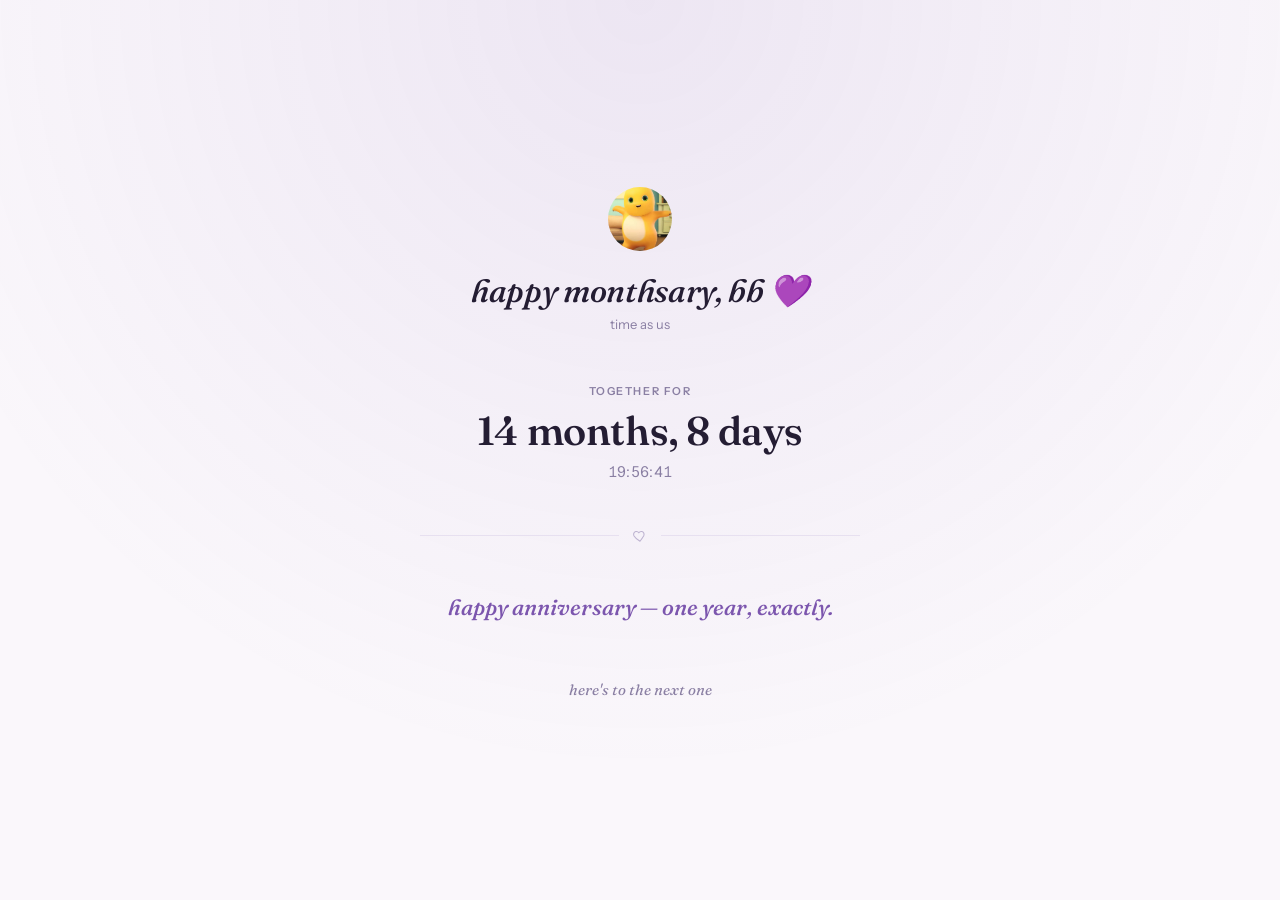
<file: index.html>
<!DOCTYPE html>
<html lang="en">
<head>
<meta charset="UTF-8">
<meta name="viewport" content="width=device-width, initial-scale=1.0">
<title>time as us</title>
<link rel="preconnect" href="https://fonts.googleapis.com">
<link rel="preconnect" href="https://fonts.gstatic.com" crossorigin>
<link href="https://fonts.googleapis.com/css2?family=Fraunces:ital,wght@0,340;0,400;0,500;0,600;1,340;1,400;1,500;1,600&family=Instrument+Sans:wght@400;500;600;700&display=swap" rel="stylesheet">
<link rel="stylesheet" href="style.css">
</head>
<body>

  <div class="page">
    <div class="avatar">
      <img src="avatar.jpg" alt="" onerror="this.style.display='none'">
    </div>

    <h1 class="title">happy monthsary, bb 💜</h1>
    <p class="subtitle">time as us</p>

    <div class="section" id="elapsedSection">
      <p class="label">together for</p>
      <p class="hero" id="elapsedHero">—</p>
      <p class="clock" id="elapsedClock">00:00:00</p>
    </div>

    <div class="divider">
      <span class="divider-line"></span>
      <svg viewBox="0 0 24 24" fill="none" stroke="currentColor" stroke-width="1.8" stroke-linecap="round" stroke-linejoin="round">
        <path d="M12 21s-7.5-4.6-10.2-9.1C.2 8.9 1.4 5.3 4.7 4.4c2.1-.6 4.2.4 5.3 2.2C11.1 4.8 13.2 3.8 15.3 4.4c3.3.9 4.5 4.5 2.9 7.5C15.5 16.4 12 21 12 21Z"></path>
      </svg>
      <span class="divider-line"></span>
    </div>

    <div class="section" id="countdownSection">
      <p class="label">until year one</p>
      <p class="hero" id="countdownHero">—</p>
      <p class="clock" id="countdownClock">00:00:00</p>

      <div class="progress-row">
        <div class="progress-track">
          <div class="progress-fill" id="progressFill">
            <span class="progress-handle"></span>
          </div>
          <span class="tick" style="left: 8.333%"></span>
          <span class="tick" style="left: 16.667%"></span>
          <span class="tick" style="left: 25%"></span>
          <span class="tick" style="left: 33.333%"></span>
          <span class="tick" style="left: 41.667%"></span>
          <span class="tick" style="left: 50%"></span>
          <span class="tick" style="left: 58.333%"></span>
          <span class="tick" style="left: 66.667%"></span>
          <span class="tick" style="left: 75%"></span>
          <span class="tick" style="left: 83.333%"></span>
          <span class="tick" style="left: 91.667%"></span>
        </div>
        <span class="progress-pct" id="progressPct">0%</span>
      </div>

      <p class="target-caption" id="targetCaption"></p>
    </div>

    <p class="celebration hidden" id="celebration">happy anniversary — one year, exactly.</p>

    <p class="closing-note">here's to the next one</p>
  </div>

<script src="script.js"></script>
</body>
</html>
</file>
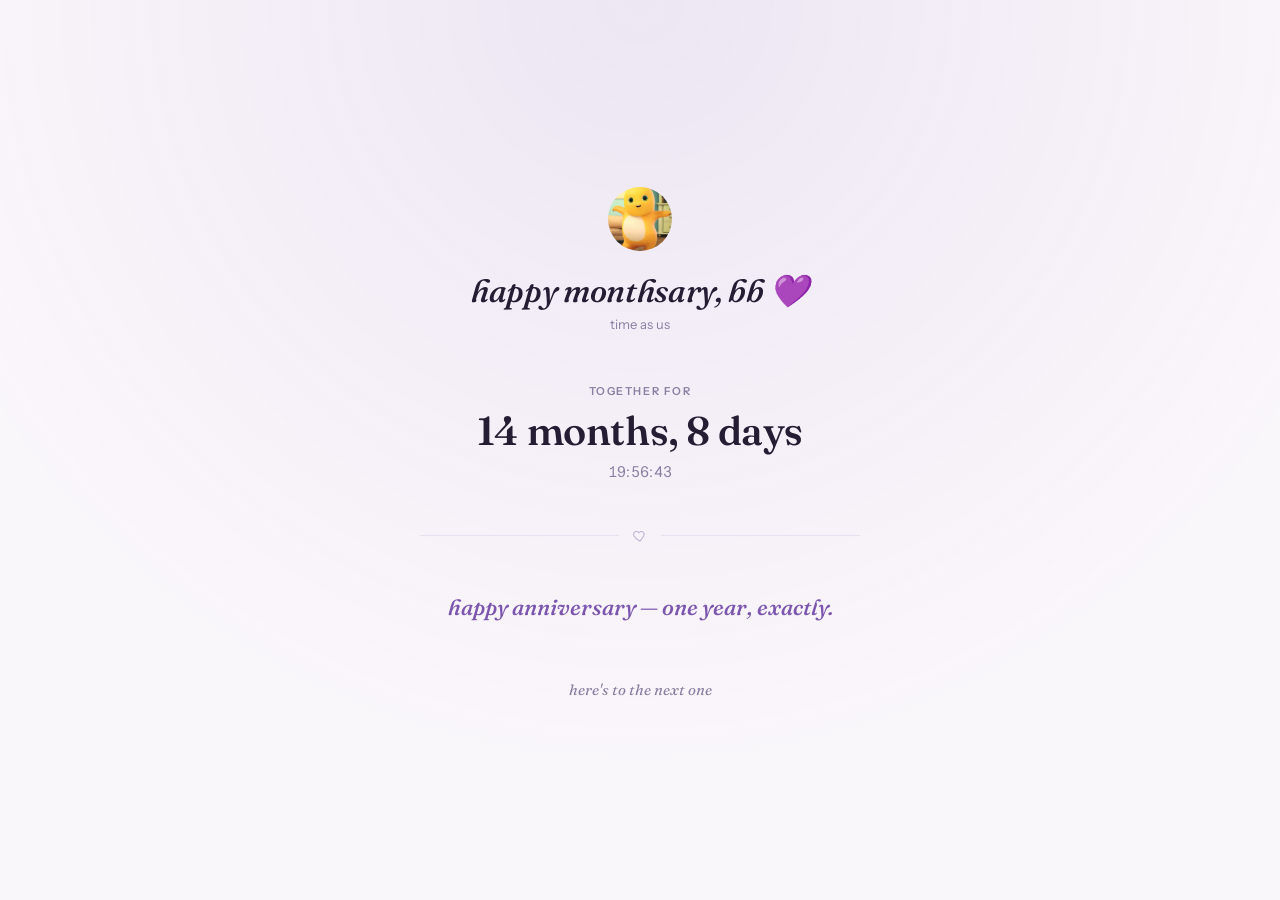
<file: time-as-us.html>
<!DOCTYPE html>
<html lang="en">
<head>
<meta charset="UTF-8">
<meta name="viewport" content="width=device-width, initial-scale=1.0">
<title>time as us</title>
<link rel="preconnect" href="https://fonts.googleapis.com">
<link rel="preconnect" href="https://fonts.gstatic.com" crossorigin>
<link href="https://fonts.googleapis.com/css2?family=Fraunces:ital,wght@0,340;0,400;0,500;0,600;1,340;1,400;1,500;1,600&family=Instrument+Sans:wght@400;500;600;700&display=swap" rel="stylesheet">
<link rel="stylesheet" href="time-as-us.css">
</head>
<body>

  <div class="page">
    <div class="avatar">
      <img src="nailong.jpg" alt="" onerror="this.style.display='none'">
    </div>

    <h1 class="title">happy monthsary, bb 💜</h1>
    <p class="subtitle">time as us</p>

    <div class="section" id="elapsedSection">
      <p class="label">together for</p>
      <p class="hero" id="elapsedHero">—</p>
      <p class="clock" id="elapsedClock">00:00:00</p>
    </div>

    <div class="divider">
      <span class="divider-line"></span>
      <svg viewBox="0 0 24 24" fill="none" stroke="currentColor" stroke-width="1.8" stroke-linecap="round" stroke-linejoin="round">
        <path d="M12 21s-7.5-4.6-10.2-9.1C.2 8.9 1.4 5.3 4.7 4.4c2.1-.6 4.2.4 5.3 2.2C11.1 4.8 13.2 3.8 15.3 4.4c3.3.9 4.5 4.5 2.9 7.5C15.5 16.4 12 21 12 21Z"></path>
      </svg>
      <span class="divider-line"></span>
    </div>

    <div class="section" id="countdownSection">
      <p class="label">until year one</p>
      <p class="hero" id="countdownHero">—</p>
      <p class="clock" id="countdownClock">00:00:00</p>

      <div class="progress-row">
        <div class="progress-track">
          <div class="progress-fill" id="progressFill">
            <span class="progress-handle"></span>
          </div>
          <span class="tick" style="left: 8.333%"></span>
          <span class="tick" style="left: 16.667%"></span>
          <span class="tick" style="left: 25%"></span>
          <span class="tick" style="left: 33.333%"></span>
          <span class="tick" style="left: 41.667%"></span>
          <span class="tick" style="left: 50%"></span>
          <span class="tick" style="left: 58.333%"></span>
          <span class="tick" style="left: 66.667%"></span>
          <span class="tick" style="left: 75%"></span>
          <span class="tick" style="left: 83.333%"></span>
          <span class="tick" style="left: 91.667%"></span>
        </div>
        <span class="progress-pct" id="progressPct">0%</span>
      </div>

      <p class="target-caption" id="targetCaption"></p>
    </div>

    <p class="celebration hidden" id="celebration">happy anniversary — one year, exactly.</p>

    <p class="closing-note">here's to the next one</p>
  </div>

<script src="time-as-us.js"></script>
</body>
</html>
</file>
<file: style.css>
:root {
  --bg: #FAF7FB;
  --bg-glow: rgba(124,86,174,0.10);
  --surface: #FFFFFF;
  --text: #241D33;
  --text-soft: #8A7FA3;
  --text-faint: #BDB3D0;
  --accent: #7C56AE;
  --accent-soft: #EFE7F8;
  --line: #E7E0F0;
  --shadow: rgba(60,30,90,0.16);
}

@media (prefers-color-scheme: dark) {
  :root:not([data-theme="light"]) {
    --bg: #161020;
    --bg-glow: rgba(183,154,224,0.08);
    --surface: #1E1830;
    --text: #F1EBFA;
    --text-soft: #9C8FB8;
    --text-faint: #5E5480;
    --accent: #B79AE0;
    --accent-soft: #2A2140;
    --line: #2C2440;
    --shadow: rgba(0,0,0,0.5);
  }
}

:root[data-theme="dark"] {
  --bg: #161020;
  --bg-glow: rgba(183,154,224,0.08);
  --surface: #1E1830;
  --text: #F1EBFA;
  --text-soft: #9C8FB8;
  --text-faint: #5E5480;
  --accent: #B79AE0;
  --accent-soft: #2A2140;
  --line: #2C2440;
  --shadow: rgba(0,0,0,0.5);
}

* { box-sizing: border-box; }

html, body {
  height: 100%;
  margin: 0;
  padding: 0;
}

body {
  position: relative;
  background: var(--bg);
  color: var(--text);
  font-family: "Instrument Sans", -apple-system, BlinkMacSystemFont, "Segoe UI", sans-serif;
  min-height: 100vh;
  display: flex;
  align-items: center;
  justify-content: center;
  padding: 32px 24px;
  overflow-x: hidden;
}
@media (prefers-reduced-motion: no-preference) {
  body { transition: background-color 0.4s ease, color 0.4s ease; }
}

body::before {
  content: "";
  position: fixed;
  inset: 0;
  background-image: radial-gradient(circle at 50% 0%, var(--bg-glow) 0%, transparent 70%);
  pointer-events: none;
  z-index: 0;
}
@media (prefers-reduced-motion: no-preference) {
  body::before { animation: glowPulse 9s ease-in-out infinite; }
}

@keyframes glowPulse {
  0%, 100% { opacity: 1; }
  50% { opacity: 0.6; }
}

@keyframes fadeUp {
  from { opacity: 0; transform: translateY(10px); }
  to { opacity: 1; transform: translateY(0); }
}

.page {
  position: relative;
  z-index: 1;
  width: 100%;
  max-width: 440px;
  display: flex;
  flex-direction: column;
  align-items: center;
  text-align: center;
}

/* avatar */
.avatar {
  width: 64px;
  height: 64px;
  border-radius: 50%;
  background: var(--accent-soft);
  overflow: hidden;
  margin-bottom: 20px;
  flex-shrink: 0;
}
.avatar img {
  width: 100%;
  height: 100%;
  object-fit: cover;
  display: block;
}

@media (prefers-reduced-motion: no-preference) {
  .avatar { animation: fadeUp 0.7s ease both; animation-delay: 0.05s; }
  .title { animation: fadeUp 0.7s ease both; animation-delay: 0.15s; }
  .subtitle { animation: fadeUp 0.7s ease both; animation-delay: 0.22s; }
  #elapsedSection { animation: fadeUp 0.7s ease both; animation-delay: 0.32s; }
  .divider { animation: fadeUp 0.7s ease both; animation-delay: 0.42s; }
  #countdownSection { animation: fadeUp 0.7s ease both; animation-delay: 0.5s; }
  .celebration { animation: fadeUp 0.7s ease both; }
  .closing-note { animation: fadeUp 0.7s ease both; animation-delay: 0.62s; }
}

.title {
  font-family: "Fraunces", Georgia, serif;
  font-style: italic;
  font-weight: 500;
  font-size: 32px;
  margin: 0 0 6px;
  letter-spacing: -0.01em;
}

.subtitle {
  font-size: 13px;
  color: var(--text-soft);
  margin: 0 0 44px;
}

.section {
  width: 100%;
  padding: 8px 0;
}

.label {
  font-size: 11px;
  font-weight: 600;
  letter-spacing: 0.14em;
  text-transform: uppercase;
  color: var(--text-soft);
  margin: 0 0 10px;
}

.hero {
  font-family: "Fraunces", Georgia, serif;
  font-style: normal;
  font-weight: 560;
  font-size: 40px;
  line-height: 1.15;
  margin: 0 0 8px;
  letter-spacing: -0.01em;
}

.clock {
  font-variant-numeric: tabular-nums;
  font-feature-settings: "tnum" 1;
  font-size: 15px;
  color: var(--text-soft);
  letter-spacing: 0.02em;
  margin: 0;
}

.divider {
  width: 100%;
  display: flex;
  align-items: center;
  gap: 14px;
  margin: 40px 0;
}
.divider-line {
  flex: 1;
  height: 1px;
  background: var(--line);
}
.divider svg {
  width: 14px;
  height: 14px;
  color: var(--text-faint);
  flex-shrink: 0;
}
@media (prefers-reduced-motion: no-preference) {
  .divider svg { animation: heartbeat 2.8s ease-in-out infinite; }
}
@keyframes heartbeat {
  0%, 100% { transform: scale(1); opacity: 1; }
  50% { transform: scale(1.15); opacity: 0.8; }
}

.progress-row {
  display: flex;
  align-items: center;
  gap: 12px;
  margin-top: 24px;
  width: 100%;
}
.progress-track {
  position: relative;
  flex: 1;
  height: 2px;
  background: var(--line);
  border-radius: 2px;
}
.progress-fill {
  position: relative;
  height: 100%;
  width: 0%;
  background: var(--accent);
  border-radius: 2px;
}
@media (prefers-reduced-motion: no-preference) {
  .progress-fill { transition: width 0.6s ease; }
}
.tick {
  position: absolute;
  top: 50%;
  width: 1px;
  height: 6px;
  background: var(--bg);
  transform: translate(-50%, -50%);
  z-index: 2;
}
.progress-handle {
  position: absolute;
  top: 50%;
  right: -4px;
  width: 9px;
  height: 9px;
  border-radius: 50%;
  background: var(--accent);
  box-shadow: 0 0 0 3px var(--bg);
  transform: translateY(-50%);
}
.progress-pct {
  font-size: 13px;
  color: var(--text-soft);
  font-variant-numeric: tabular-nums;
  white-space: nowrap;
}

.target-caption {
  font-size: 12px;
  color: var(--text-faint);
  margin: 14px 0 0;
}

.celebration {
  position: relative;
  font-family: "Fraunces", Georgia, serif;
  font-style: italic;
  font-weight: 500;
  font-size: 22px;
  color: var(--accent);
  margin: 8px 0 0;
  line-height: 1.5;
}
.celebration::before {
  content: "";
  position: absolute;
  inset: -24px -48px;
  z-index: -1;
  border-radius: 50%;
  background: radial-gradient(circle, var(--accent-soft) 0%, transparent 70%);
  opacity: 0;
}
@media (prefers-reduced-motion: no-preference) {
  .celebration::before {
    animation: celebrationGlow 1.8s ease-out both;
  }
}
@keyframes celebrationGlow {
  0% { opacity: 0; transform: scale(0.6); }
  40% { opacity: 1; }
  100% { opacity: 0; transform: scale(1.35); }
}

.closing-note {
  font-family: "Fraunces", Georgia, serif;
  font-style: italic;
  font-weight: 400;
  font-size: 15px;
  color: var(--text-soft);
  margin-top: 56px;
}

.hidden { display: none !important; }

@media (max-width: 380px) {
  .title { font-size: 28px; }
  .hero { font-size: 32px; }
  .subtitle { margin-bottom: 36px; }
}
</file>
<file: time-as-us.css>
:root {
  --bg: #FAF7FB;
  --bg-glow: rgba(124,86,174,0.10);
  --surface: #FFFFFF;
  --text: #241D33;
  --text-soft: #8A7FA3;
  --text-faint: #BDB3D0;
  --accent: #7C56AE;
  --accent-soft: #EFE7F8;
  --line: #E7E0F0;
  --shadow: rgba(60,30,90,0.16);
}

@media (prefers-color-scheme: dark) {
  :root:not([data-theme="light"]) {
    --bg: #161020;
    --bg-glow: rgba(183,154,224,0.08);
    --surface: #1E1830;
    --text: #F1EBFA;
    --text-soft: #9C8FB8;
    --text-faint: #5E5480;
    --accent: #B79AE0;
    --accent-soft: #2A2140;
    --line: #2C2440;
    --shadow: rgba(0,0,0,0.5);
  }
}

:root[data-theme="dark"] {
  --bg: #161020;
  --bg-glow: rgba(183,154,224,0.08);
  --surface: #1E1830;
  --text: #F1EBFA;
  --text-soft: #9C8FB8;
  --text-faint: #5E5480;
  --accent: #B79AE0;
  --accent-soft: #2A2140;
  --line: #2C2440;
  --shadow: rgba(0,0,0,0.5);
}

* { box-sizing: border-box; }

html, body {
  height: 100%;
  margin: 0;
  padding: 0;
}

body {
  position: relative;
  background: var(--bg);
  color: var(--text);
  font-family: "Instrument Sans", -apple-system, BlinkMacSystemFont, "Segoe UI", sans-serif;
  min-height: 100vh;
  display: flex;
  align-items: center;
  justify-content: center;
  padding: 32px 24px;
  overflow-x: hidden;
}
@media (prefers-reduced-motion: no-preference) {
  body { transition: background-color 0.4s ease, color 0.4s ease; }
}

body::before {
  content: "";
  position: fixed;
  inset: 0;
  background-image: radial-gradient(circle at 50% 0%, var(--bg-glow) 0%, transparent 70%);
  pointer-events: none;
  z-index: 0;
}
@media (prefers-reduced-motion: no-preference) {
  body::before { animation: glowPulse 9s ease-in-out infinite; }
}

@keyframes glowPulse {
  0%, 100% { opacity: 1; }
  50% { opacity: 0.6; }
}

@keyframes fadeUp {
  from { opacity: 0; transform: translateY(10px); }
  to { opacity: 1; transform: translateY(0); }
}

.page {
  position: relative;
  z-index: 1;
  width: 100%;
  max-width: 440px;
  display: flex;
  flex-direction: column;
  align-items: center;
  text-align: center;
}

/* avatar */
.avatar {
  width: 64px;
  height: 64px;
  border-radius: 50%;
  background: var(--accent-soft);
  overflow: hidden;
  margin-bottom: 20px;
  flex-shrink: 0;
}
.avatar img {
  width: 100%;
  height: 100%;
  object-fit: cover;
  display: block;
}

@media (prefers-reduced-motion: no-preference) {
  .avatar { animation: fadeUp 0.7s ease both; animation-delay: 0.05s; }
  .title { animation: fadeUp 0.7s ease both; animation-delay: 0.15s; }
  .subtitle { animation: fadeUp 0.7s ease both; animation-delay: 0.22s; }
  #elapsedSection { animation: fadeUp 0.7s ease both; animation-delay: 0.32s; }
  .divider { animation: fadeUp 0.7s ease both; animation-delay: 0.42s; }
  #countdownSection { animation: fadeUp 0.7s ease both; animation-delay: 0.5s; }
  .celebration { animation: fadeUp 0.7s ease both; }
  .closing-note { animation: fadeUp 0.7s ease both; animation-delay: 0.62s; }
}

.title {
  font-family: "Fraunces", Georgia, serif;
  font-style: italic;
  font-weight: 500;
  font-size: 32px;
  margin: 0 0 6px;
  letter-spacing: -0.01em;
}

.subtitle {
  font-size: 13px;
  color: var(--text-soft);
  margin: 0 0 44px;
}

.section {
  width: 100%;
  padding: 8px 0;
}

.label {
  font-size: 11px;
  font-weight: 600;
  letter-spacing: 0.14em;
  text-transform: uppercase;
  color: var(--text-soft);
  margin: 0 0 10px;
}

.hero {
  font-family: "Fraunces", Georgia, serif;
  font-style: normal;
  font-weight: 560;
  font-size: 40px;
  line-height: 1.15;
  margin: 0 0 8px;
  letter-spacing: -0.01em;
}

.clock {
  font-variant-numeric: tabular-nums;
  font-feature-settings: "tnum" 1;
  font-size: 15px;
  color: var(--text-soft);
  letter-spacing: 0.02em;
  margin: 0;
}

.divider {
  width: 100%;
  display: flex;
  align-items: center;
  gap: 14px;
  margin: 40px 0;
}
.divider-line {
  flex: 1;
  height: 1px;
  background: var(--line);
}
.divider svg {
  width: 14px;
  height: 14px;
  color: var(--text-faint);
  flex-shrink: 0;
}
@media (prefers-reduced-motion: no-preference) {
  .divider svg { animation: heartbeat 2.8s ease-in-out infinite; }
}
@keyframes heartbeat {
  0%, 100% { transform: scale(1); opacity: 1; }
  50% { transform: scale(1.15); opacity: 0.8; }
}

.progress-row {
  display: flex;
  align-items: center;
  gap: 12px;
  margin-top: 24px;
  width: 100%;
}
.progress-track {
  position: relative;
  flex: 1;
  height: 2px;
  background: var(--line);
  border-radius: 2px;
}
.progress-fill {
  position: relative;
  height: 100%;
  width: 0%;
  background: var(--accent);
  border-radius: 2px;
}
@media (prefers-reduced-motion: no-preference) {
  .progress-fill { transition: width 0.6s ease; }
}
.tick {
  position: absolute;
  top: 50%;
  width: 1px;
  height: 6px;
  background: var(--bg);
  transform: translate(-50%, -50%);
  z-index: 2;
}
.progress-handle {
  position: absolute;
  top: 50%;
  right: -4px;
  width: 9px;
  height: 9px;
  border-radius: 50%;
  background: var(--accent);
  box-shadow: 0 0 0 3px var(--bg);
  transform: translateY(-50%);
}
.progress-pct {
  font-size: 13px;
  color: var(--text-soft);
  font-variant-numeric: tabular-nums;
  white-space: nowrap;
}

.target-caption {
  font-size: 12px;
  color: var(--text-faint);
  margin: 14px 0 0;
}

.celebration {
  position: relative;
  font-family: "Fraunces", Georgia, serif;
  font-style: italic;
  font-weight: 500;
  font-size: 22px;
  color: var(--accent);
  margin: 8px 0 0;
  line-height: 1.5;
}
.celebration::before {
  content: "";
  position: absolute;
  inset: -24px -48px;
  z-index: -1;
  border-radius: 50%;
  background: radial-gradient(circle, var(--accent-soft) 0%, transparent 70%);
  opacity: 0;
}
@media (prefers-reduced-motion: no-preference) {
  .celebration::before {
    animation: celebrationGlow 1.8s ease-out both;
  }
}
@keyframes celebrationGlow {
  0% { opacity: 0; transform: scale(0.6); }
  40% { opacity: 1; }
  100% { opacity: 0; transform: scale(1.35); }
}

.closing-note {
  font-family: "Fraunces", Georgia, serif;
  font-style: italic;
  font-weight: 400;
  font-size: 15px;
  color: var(--text-soft);
  margin-top: 56px;
}

.hidden { display: none !important; }

@media (max-width: 380px) {
  .title { font-size: 28px; }
  .hero { font-size: 32px; }
  .subtitle { margin-bottom: 36px; }
}
</file>
